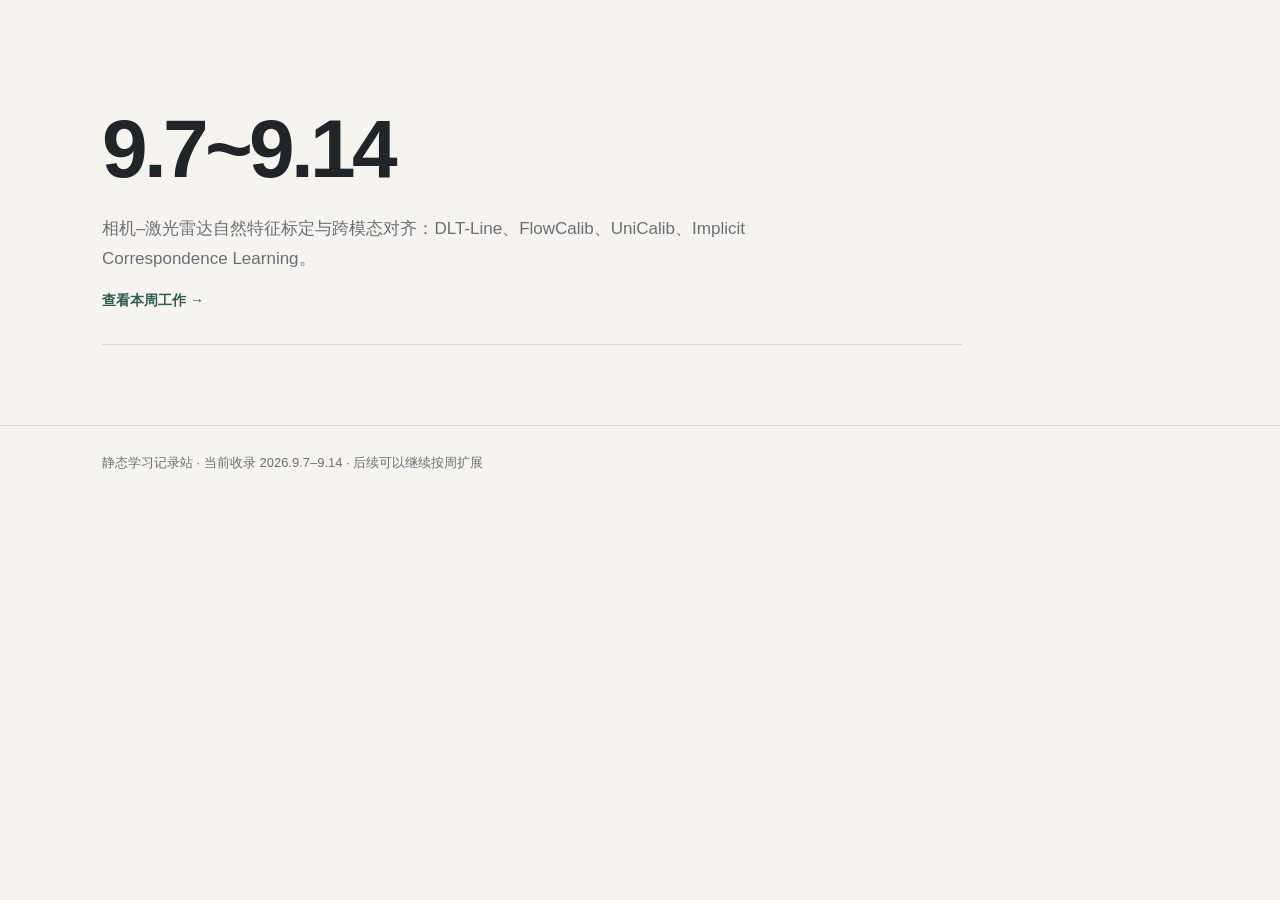
<file: index.html>
<!doctype html>
<html lang="zh-CN">
<head>
  <meta charset="utf-8">
  <meta name="viewport" content="width=device-width,initial-scale=1">
  <meta name="description" content="机器人、多传感器标定与跨模态配准学习记录">
  <title>首页 · Research Notes</title>
  <link rel="stylesheet" href="assets/style.css">
</head>
<body>

<main class="wrap">

<section class="week-index">
  <a class="week-date-link" href="weeks/2026-09-07_09-14.html">9.7~9.14</a>
  <p class="week-summary">相机–激光雷达自然特征标定与跨模态对齐：DLT-Line、FlowCalib、UniCalib、Implicit Correspondence Learning。</p>
  <a class="week-enter" href="weeks/2026-09-07_09-14.html">查看本周工作 →</a>
</section>

</main>
<footer class="footer"><div class="footer-inner">
  静态学习记录站 · 当前收录 2026.9.7–9.14 · 后续可以继续按周扩展
</div></footer>
<script src="assets/site.js"></script>
</body>
</html>
</file>
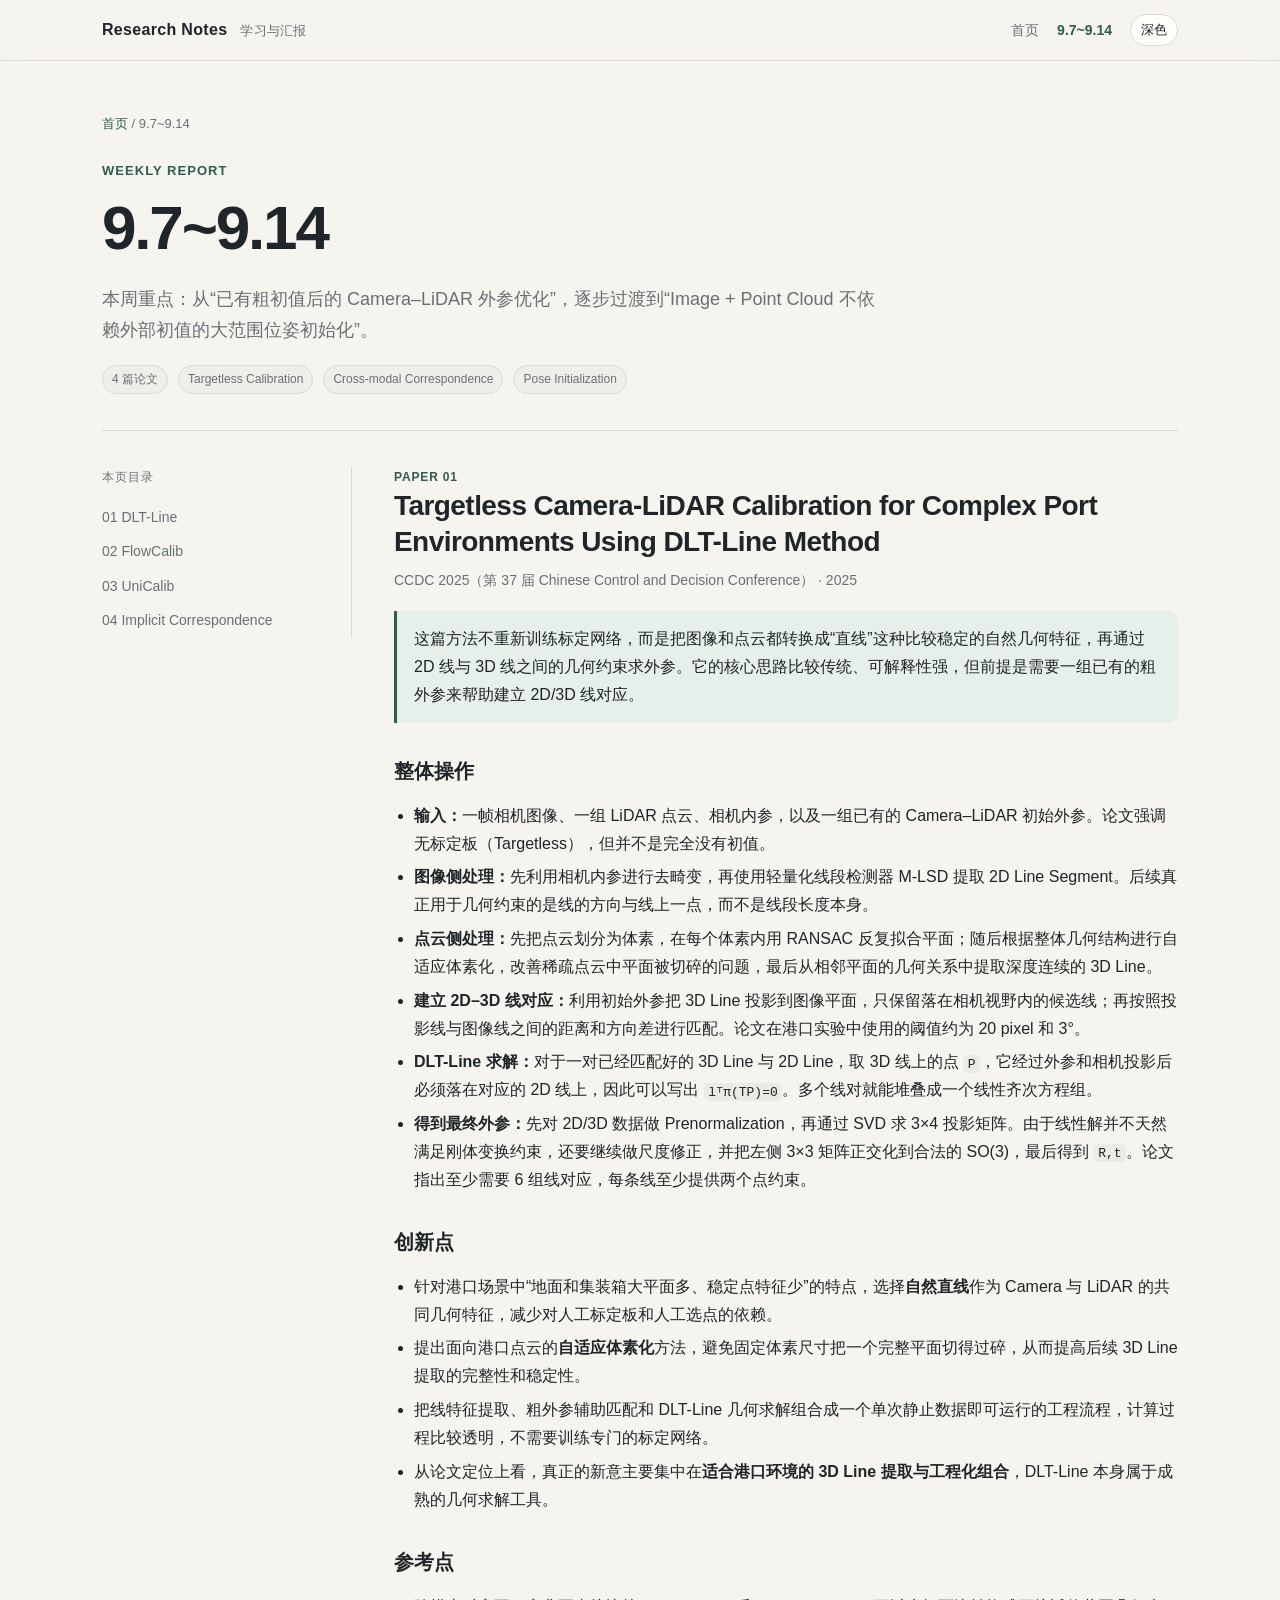
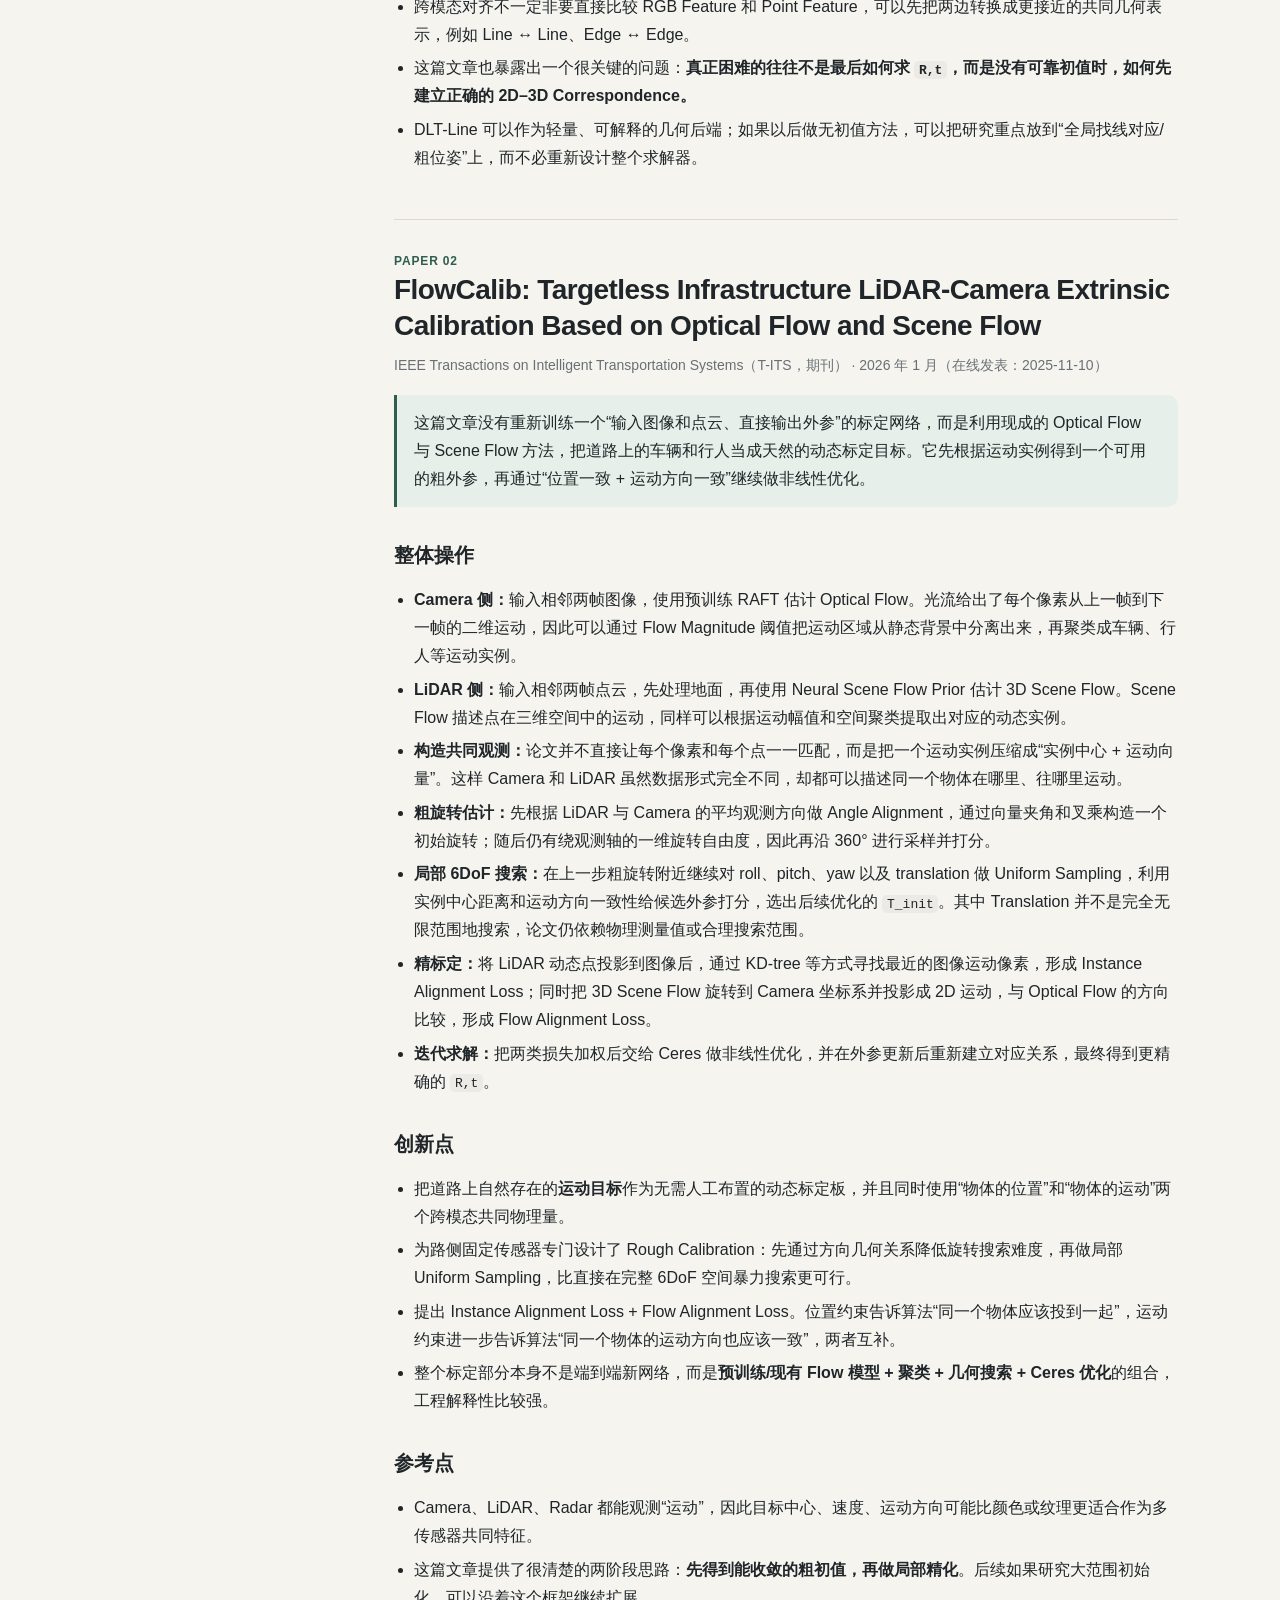
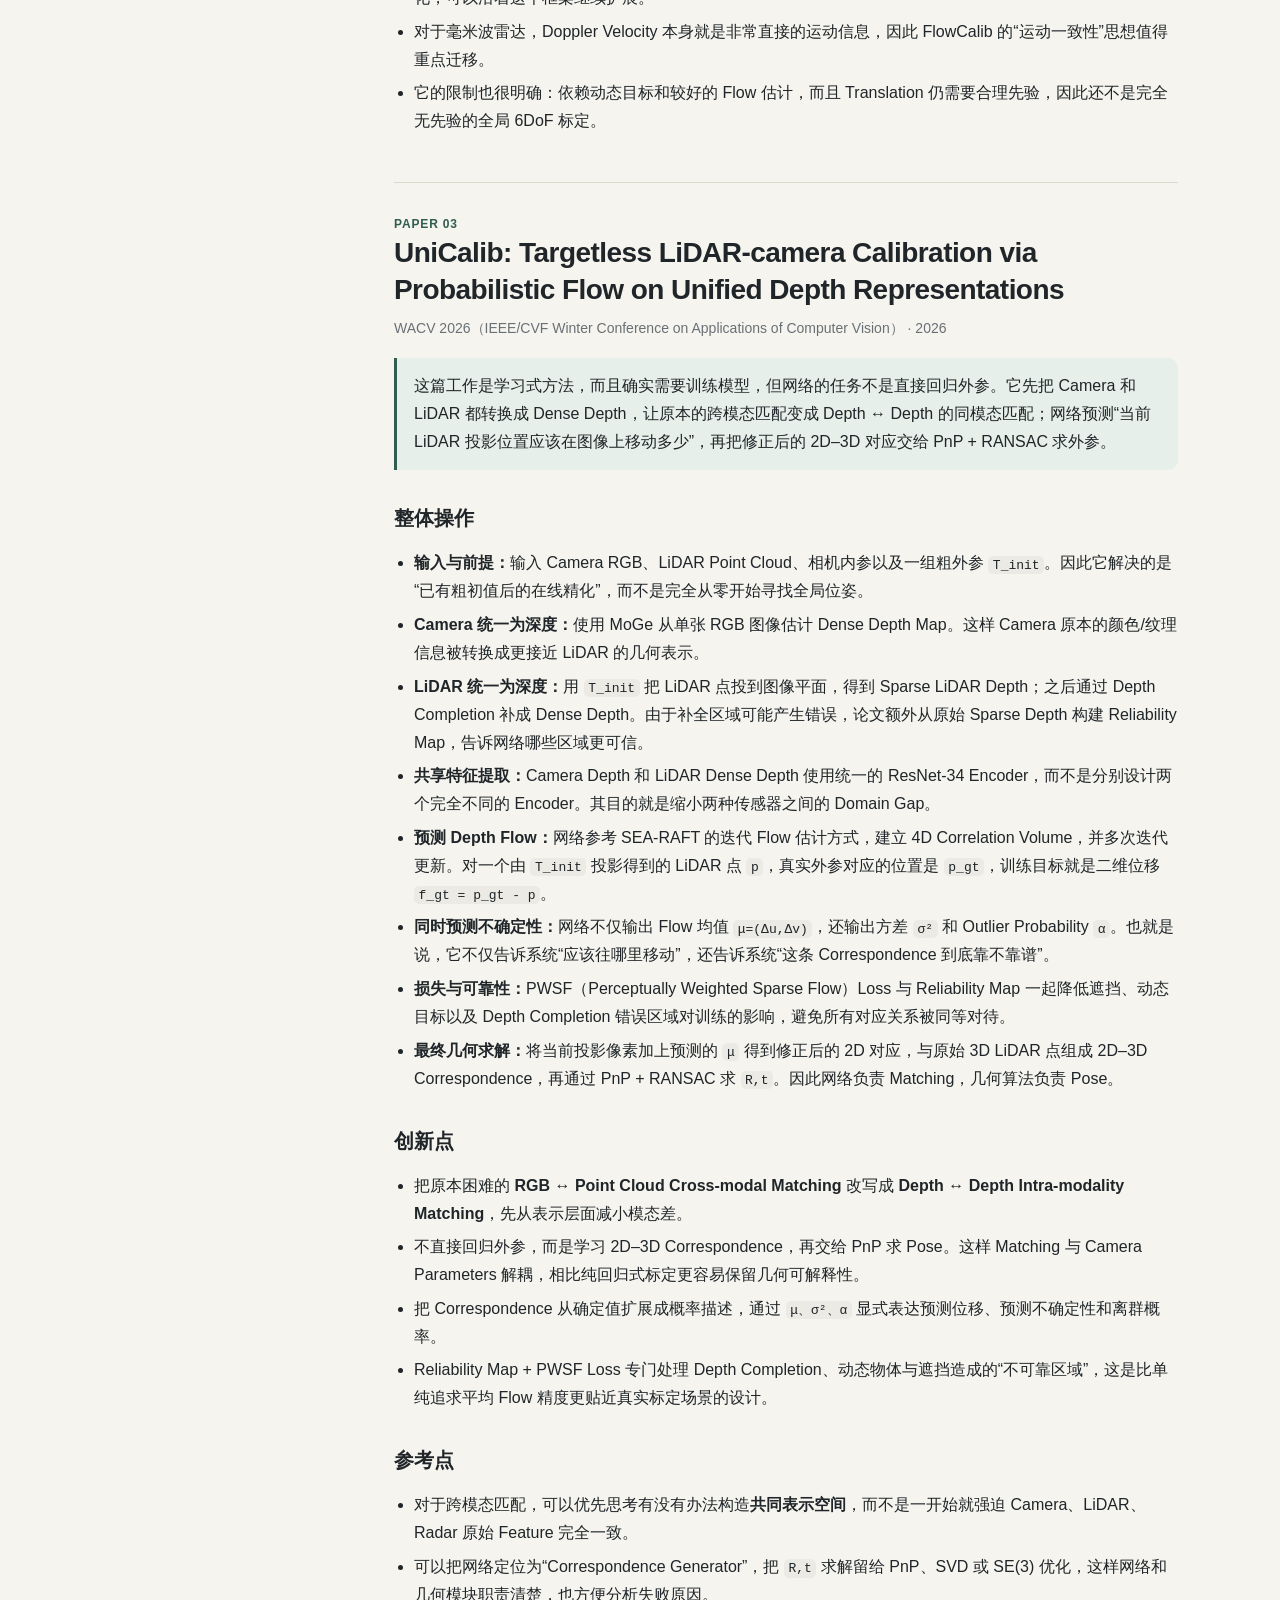
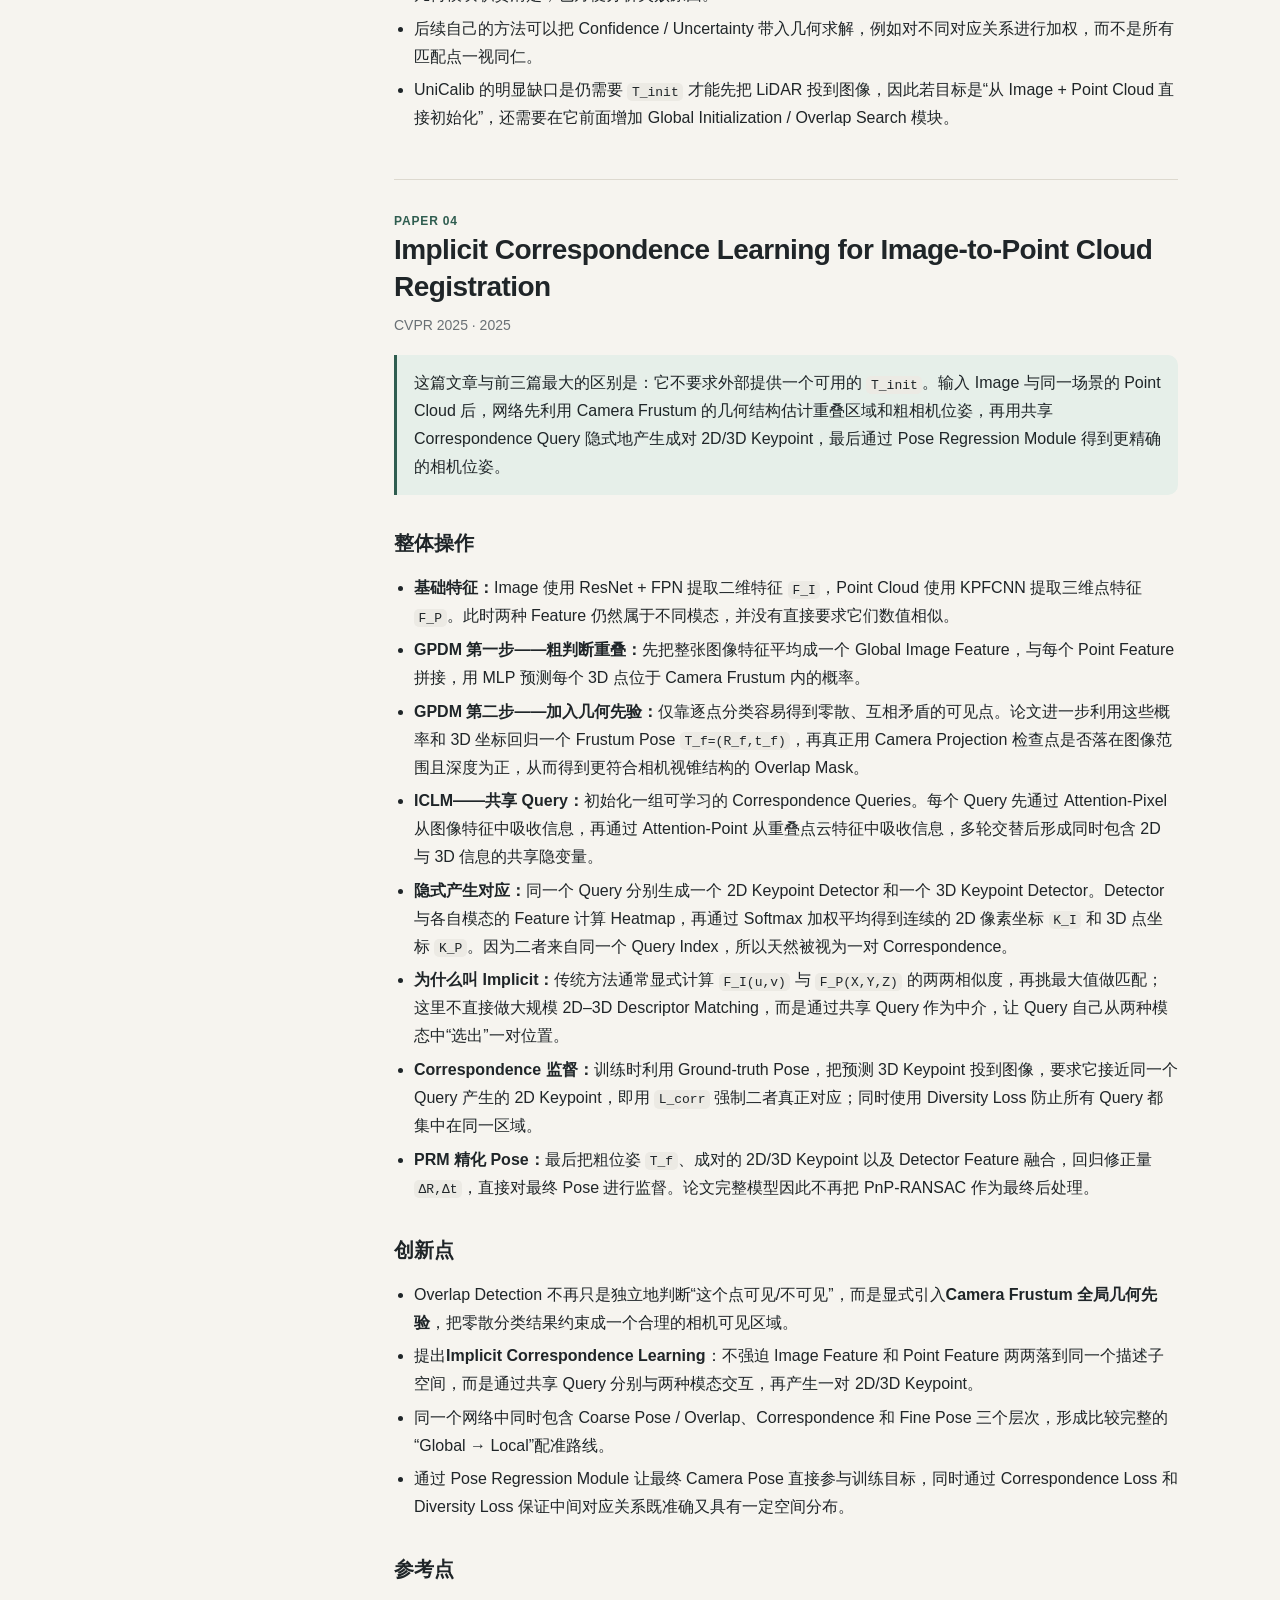
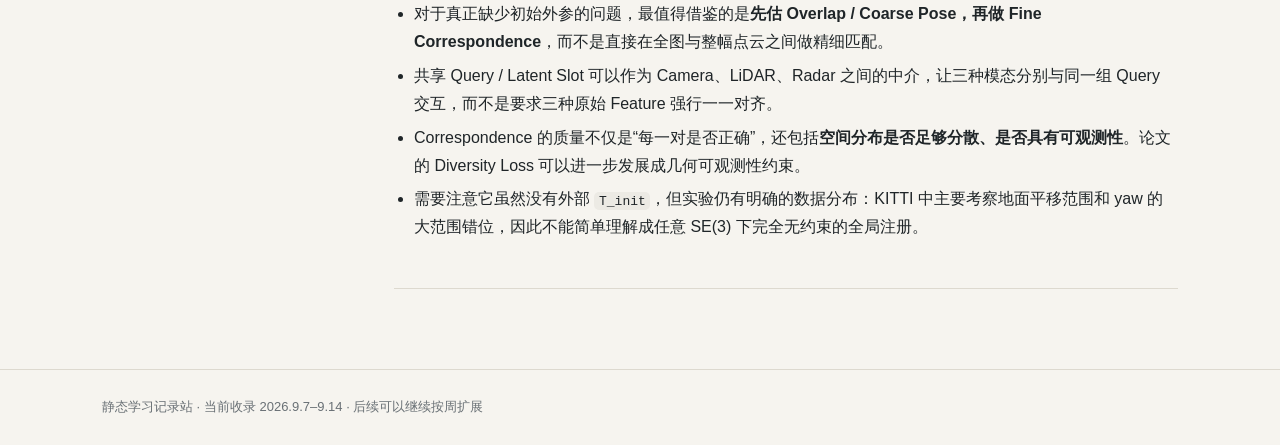
<file: weeks/2026-09-07_09-14.html>
<!doctype html>
<html lang="zh-CN">
<head>
  <meta charset="utf-8">
  <meta name="viewport" content="width=device-width,initial-scale=1">
  <meta name="description" content="机器人、多传感器标定与跨模态配准学习记录">
  <title>9.7~9.14 · Research Notes</title>
  <link rel="stylesheet" href="../assets/style.css">
</head>
<body>
<header class="site-header">
  <div class="header-inner">
    <a class="brand" href="../index.html">Research Notes <small>学习与汇报</small></a>
    <nav class="nav">
      <a href="../index.html" class="">首页</a>
      <a href="../weeks/2026-09-07_09-14.html" class="active">9.7~9.14</a>
      <button class="theme-btn" type="button" data-theme-toggle>深色</button>
    </nav>
  </div>
</header>
<main class="wrap">

<div class="breadcrumb"><a href="../index.html">首页</a> / 9.7~9.14</div>
<section class="hero" style="padding-top:0">
  <div class="kicker">Weekly Report</div>
  <h1>9.7~9.14</h1>
  <p class="lead">本周重点：从“已有粗初值后的 Camera–LiDAR 外参优化”，逐步过渡到“Image + Point Cloud 不依赖外部初值的大范围位姿初始化”。</p>
  <div class="meta">
    <span class="badge">4 篇论文</span>
    <span class="badge">Targetless Calibration</span>
    <span class="badge">Cross-modal Correspondence</span>
    <span class="badge">Pose Initialization</span>
  </div>
</section>

<div class="layout" style="margin-top:36px">
  <aside class="toc">
    <div class="toc-title">本页目录</div>
    <a href="#dlt">01 DLT-Line</a>
    <a href="#flowcalib">02 FlowCalib</a>
    <a href="#unicalib">03 UniCalib</a>
    <a href="#icl">04 Implicit Correspondence</a>
  </aside>

  <article class="article">

    <section id="dlt" class="paper">
      <div class="section-label">Paper 01</div>
      <h2><a class="paper-title" href="https://doi.org/10.1109/CCDC65474.2025.11090335" target="_blank" rel="noreferrer">Targetless Camera-LiDAR Calibration for Complex Port Environments Using DLT-Line Method</a></h2>
      <div class="paper-sub">CCDC 2025（第 37 届 Chinese Control and Decision Conference） · 2025</div>

      <div class="quick">这篇方法不重新训练标定网络，而是把图像和点云都转换成“直线”这种比较稳定的自然几何特征，再通过 2D 线与 3D 线之间的几何约束求外参。它的核心思路比较传统、可解释性强，但前提是需要一组已有的粗外参来帮助建立 2D/3D 线对应。</div>

      <h3>整体操作</h3>
      <ul>
        <li><strong>输入：</strong>一帧相机图像、一组 LiDAR 点云、相机内参，以及一组已有的 Camera–LiDAR 初始外参。论文强调无标定板（Targetless），但并不是完全没有初值。</li>
        <li><strong>图像侧处理：</strong>先利用相机内参进行去畸变，再使用轻量化线段检测器 M-LSD 提取 2D Line Segment。后续真正用于几何约束的是线的方向与线上一点，而不是线段长度本身。</li>
        <li><strong>点云侧处理：</strong>先把点云划分为体素，在每个体素内用 RANSAC 反复拟合平面；随后根据整体几何结构进行自适应体素化，改善稀疏点云中平面被切碎的问题，最后从相邻平面的几何关系中提取深度连续的 3D Line。</li>
        <li><strong>建立 2D–3D 线对应：</strong>利用初始外参把 3D Line 投影到图像平面，只保留落在相机视野内的候选线；再按照投影线与图像线之间的距离和方向差进行匹配。论文在港口实验中使用的阈值约为 20 pixel 和 3°。</li>
        <li><strong>DLT-Line 求解：</strong>对于一对已经匹配好的 3D Line 与 2D Line，取 3D 线上的点 <code>P</code>，它经过外参和相机投影后必须落在对应的 2D 线上，因此可以写出 <code>lᵀπ(TP)=0</code>。多个线对就能堆叠成一个线性齐次方程组。</li>
        <li><strong>得到最终外参：</strong>先对 2D/3D 数据做 Prenormalization，再通过 SVD 求 3×4 投影矩阵。由于线性解并不天然满足刚体变换约束，还要继续做尺度修正，并把左侧 3×3 矩阵正交化到合法的 SO(3)，最后得到 <code>R,t</code>。论文指出至少需要 6 组线对应，每条线至少提供两个点约束。</li>
      </ul>

      <h3>创新点</h3>
      <ul>
        <li>针对港口场景中“地面和集装箱大平面多、稳定点特征少”的特点，选择<strong>自然直线</strong>作为 Camera 与 LiDAR 的共同几何特征，减少对人工标定板和人工选点的依赖。</li>
        <li>提出面向港口点云的<strong>自适应体素化</strong>方法，避免固定体素尺寸把一个完整平面切得过碎，从而提高后续 3D Line 提取的完整性和稳定性。</li>
        <li>把线特征提取、粗外参辅助匹配和 DLT-Line 几何求解组合成一个单次静止数据即可运行的工程流程，计算过程比较透明，不需要训练专门的标定网络。</li>
        <li>从论文定位上看，真正的新意主要集中在<strong>适合港口环境的 3D Line 提取与工程化组合</strong>，DLT-Line 本身属于成熟的几何求解工具。</li>
      </ul>

      <h3>参考点</h3>
      <ul>
        <li>跨模态对齐不一定非要直接比较 RGB Feature 和 Point Feature，可以先把两边转换成更接近的共同几何表示，例如 Line ↔ Line、Edge ↔ Edge。</li>
        <li>这篇文章也暴露出一个很关键的问题：<strong>真正困难的往往不是最后如何求 <code>R,t</code>，而是没有可靠初值时，如何先建立正确的 2D–3D Correspondence。</strong></li>
        <li>DLT-Line 可以作为轻量、可解释的几何后端；如果以后做无初值方法，可以把研究重点放到“全局找线对应/粗位姿”上，而不必重新设计整个求解器。</li>
      </ul>
    </section>

    <section id="flowcalib" class="paper">
      <div class="section-label">Paper 02</div>
      <h2><a class="paper-title" href="https://doi.org/10.1109/TITS.2025.3627651" target="_blank" rel="noreferrer">FlowCalib: Targetless Infrastructure LiDAR-Camera Extrinsic Calibration Based on Optical Flow and Scene Flow</a></h2>
      <div class="paper-sub">IEEE Transactions on Intelligent Transportation Systems（T-ITS，期刊） · 2026 年 1 月（在线发表：2025-11-10）</div>

      <div class="quick">这篇文章没有重新训练一个“输入图像和点云、直接输出外参”的标定网络，而是利用现成的 Optical Flow 与 Scene Flow 方法，把道路上的车辆和行人当成天然的动态标定目标。它先根据运动实例得到一个可用的粗外参，再通过“位置一致 + 运动方向一致”继续做非线性优化。</div>

      <h3>整体操作</h3>
      <ul>
        <li><strong>Camera 侧：</strong>输入相邻两帧图像，使用预训练 RAFT 估计 Optical Flow。光流给出了每个像素从上一帧到下一帧的二维运动，因此可以通过 Flow Magnitude 阈值把运动区域从静态背景中分离出来，再聚类成车辆、行人等运动实例。</li>
        <li><strong>LiDAR 侧：</strong>输入相邻两帧点云，先处理地面，再使用 Neural Scene Flow Prior 估计 3D Scene Flow。Scene Flow 描述点在三维空间中的运动，同样可以根据运动幅值和空间聚类提取出对应的动态实例。</li>
        <li><strong>构造共同观测：</strong>论文并不直接让每个像素和每个点一一匹配，而是把一个运动实例压缩成“实例中心 + 运动向量”。这样 Camera 和 LiDAR 虽然数据形式完全不同，却都可以描述同一个物体在哪里、往哪里运动。</li>
        <li><strong>粗旋转估计：</strong>先根据 LiDAR 与 Camera 的平均观测方向做 Angle Alignment，通过向量夹角和叉乘构造一个初始旋转；随后仍有绕观测轴的一维旋转自由度，因此再沿 360° 进行采样并打分。</li>
        <li><strong>局部 6DoF 搜索：</strong>在上一步粗旋转附近继续对 roll、pitch、yaw 以及 translation 做 Uniform Sampling，利用实例中心距离和运动方向一致性给候选外参打分，选出后续优化的 <code>T_init</code>。其中 Translation 并不是完全无限范围地搜索，论文仍依赖物理测量值或合理搜索范围。</li>
        <li><strong>精标定：</strong>将 LiDAR 动态点投影到图像后，通过 KD-tree 等方式寻找最近的图像运动像素，形成 Instance Alignment Loss；同时把 3D Scene Flow 旋转到 Camera 坐标系并投影成 2D 运动，与 Optical Flow 的方向比较，形成 Flow Alignment Loss。</li>
        <li><strong>迭代求解：</strong>把两类损失加权后交给 Ceres 做非线性优化，并在外参更新后重新建立对应关系，最终得到更精确的 <code>R,t</code>。</li>
      </ul>

      <h3>创新点</h3>
      <ul>
        <li>把道路上自然存在的<strong>运动目标</strong>作为无需人工布置的动态标定板，并且同时使用“物体的位置”和“物体的运动”两个跨模态共同物理量。</li>
        <li>为路侧固定传感器专门设计了 Rough Calibration：先通过方向几何关系降低旋转搜索难度，再做局部 Uniform Sampling，比直接在完整 6DoF 空间暴力搜索更可行。</li>
        <li>提出 Instance Alignment Loss + Flow Alignment Loss。位置约束告诉算法“同一个物体应该投到一起”，运动约束进一步告诉算法“同一个物体的运动方向也应该一致”，两者互补。</li>
        <li>整个标定部分本身不是端到端新网络，而是<strong>预训练/现有 Flow 模型 + 聚类 + 几何搜索 + Ceres 优化</strong>的组合，工程解释性比较强。</li>
      </ul>

      <h3>参考点</h3>
      <ul>
        <li>Camera、LiDAR、Radar 都能观测“运动”，因此目标中心、速度、运动方向可能比颜色或纹理更适合作为多传感器共同特征。</li>
        <li>这篇文章提供了很清楚的两阶段思路：<strong>先得到能收敛的粗初值，再做局部精化</strong>。后续如果研究大范围初始化，可以沿着这个框架继续扩展。</li>
        <li>对于毫米波雷达，Doppler Velocity 本身就是非常直接的运动信息，因此 FlowCalib 的“运动一致性”思想值得重点迁移。</li>
        <li>它的限制也很明确：依赖动态目标和较好的 Flow 估计，而且 Translation 仍需要合理先验，因此还不是完全无先验的全局 6DoF 标定。</li>
      </ul>
    </section>

    <section id="unicalib" class="paper">
      <div class="section-label">Paper 03</div>
      <h2><a class="paper-title" href="https://openaccess.thecvf.com/content/WACV2026/html/Han_UniCalib_Targetless_LiDAR-camera_Calibration_via_Probabilistic_Flow_on_Unified_Depth_WACV_2026_paper.html" target="_blank" rel="noreferrer">UniCalib: Targetless LiDAR-camera Calibration via Probabilistic Flow on Unified Depth Representations</a></h2>
      <div class="paper-sub">WACV 2026（IEEE/CVF Winter Conference on Applications of Computer Vision） · 2026</div>

      <div class="quick">这篇工作是学习式方法，而且确实需要训练模型，但网络的任务不是直接回归外参。它先把 Camera 和 LiDAR 都转换成 Dense Depth，让原本的跨模态匹配变成 Depth ↔ Depth 的同模态匹配；网络预测“当前 LiDAR 投影位置应该在图像上移动多少”，再把修正后的 2D–3D 对应交给 PnP + RANSAC 求外参。</div>

      <h3>整体操作</h3>
      <ul>
        <li><strong>输入与前提：</strong>输入 Camera RGB、LiDAR Point Cloud、相机内参以及一组粗外参 <code>T_init</code>。因此它解决的是“已有粗初值后的在线精化”，而不是完全从零开始寻找全局位姿。</li>
        <li><strong>Camera 统一为深度：</strong>使用 MoGe 从单张 RGB 图像估计 Dense Depth Map。这样 Camera 原本的颜色/纹理信息被转换成更接近 LiDAR 的几何表示。</li>
        <li><strong>LiDAR 统一为深度：</strong>用 <code>T_init</code> 把 LiDAR 点投到图像平面，得到 Sparse LiDAR Depth；之后通过 Depth Completion 补成 Dense Depth。由于补全区域可能产生错误，论文额外从原始 Sparse Depth 构建 Reliability Map，告诉网络哪些区域更可信。</li>
        <li><strong>共享特征提取：</strong>Camera Depth 和 LiDAR Dense Depth 使用统一的 ResNet-34 Encoder，而不是分别设计两个完全不同的 Encoder。其目的就是缩小两种传感器之间的 Domain Gap。</li>
        <li><strong>预测 Depth Flow：</strong>网络参考 SEA-RAFT 的迭代 Flow 估计方式，建立 4D Correlation Volume，并多次迭代更新。对一个由 <code>T_init</code> 投影得到的 LiDAR 点 <code>p</code>，真实外参对应的位置是 <code>p_gt</code>，训练目标就是二维位移 <code>f_gt = p_gt - p</code>。</li>
        <li><strong>同时预测不确定性：</strong>网络不仅输出 Flow 均值 <code>μ=(Δu,Δv)</code>，还输出方差 <code>σ²</code> 和 Outlier Probability <code>α</code>。也就是说，它不仅告诉系统“应该往哪里移动”，还告诉系统“这条 Correspondence 到底靠不靠谱”。</li>
        <li><strong>损失与可靠性：</strong>PWSF（Perceptually Weighted Sparse Flow）Loss 与 Reliability Map 一起降低遮挡、动态目标以及 Depth Completion 错误区域对训练的影响，避免所有对应关系被同等对待。</li>
        <li><strong>最终几何求解：</strong>将当前投影像素加上预测的 <code>μ</code> 得到修正后的 2D 对应，与原始 3D LiDAR 点组成 2D–3D Correspondence，再通过 PnP + RANSAC 求 <code>R,t</code>。因此网络负责 Matching，几何算法负责 Pose。</li>
      </ul>

      <h3>创新点</h3>
      <ul>
        <li>把原本困难的 <strong>RGB ↔ Point Cloud Cross-modal Matching</strong> 改写成 <strong>Depth ↔ Depth Intra-modality Matching</strong>，先从表示层面减小模态差。</li>
        <li>不直接回归外参，而是学习 2D–3D Correspondence，再交给 PnP 求 Pose。这样 Matching 与 Camera Parameters 解耦，相比纯回归式标定更容易保留几何可解释性。</li>
        <li>把 Correspondence 从确定值扩展成概率描述，通过 <code>μ、σ²、α</code> 显式表达预测位移、预测不确定性和离群概率。</li>
        <li>Reliability Map + PWSF Loss 专门处理 Depth Completion、动态物体与遮挡造成的“不可靠区域”，这是比单纯追求平均 Flow 精度更贴近真实标定场景的设计。</li>
      </ul>

      <h3>参考点</h3>
      <ul>
        <li>对于跨模态匹配，可以优先思考有没有办法构造<strong>共同表示空间</strong>，而不是一开始就强迫 Camera、LiDAR、Radar 原始 Feature 完全一致。</li>
        <li>可以把网络定位为“Correspondence Generator”，把 <code>R,t</code> 求解留给 PnP、SVD 或 SE(3) 优化，这样网络和几何模块职责清楚，也方便分析失败原因。</li>
        <li>后续自己的方法可以把 Confidence / Uncertainty 带入几何求解，例如对不同对应关系进行加权，而不是所有匹配点一视同仁。</li>
        <li>UniCalib 的明显缺口是仍需要 <code>T_init</code> 才能先把 LiDAR 投到图像，因此若目标是“从 Image + Point Cloud 直接初始化”，还需要在它前面增加 Global Initialization / Overlap Search 模块。</li>
      </ul>
    </section>

    <section id="icl" class="paper">
      <div class="section-label">Paper 04</div>
      <h2><a class="paper-title" href="https://openaccess.thecvf.com/content/CVPR2025/html/Li_Implicit_Correspondence_Learning_for_Image-to-Point_Cloud_Registration_CVPR_2025_paper.html" target="_blank" rel="noreferrer">Implicit Correspondence Learning for Image-to-Point Cloud Registration</a></h2>
      <div class="paper-sub">CVPR 2025 · 2025</div>

      <div class="quick">这篇文章与前三篇最大的区别是：它不要求外部提供一个可用的 <code>T_init</code>。输入 Image 与同一场景的 Point Cloud 后，网络先利用 Camera Frustum 的几何结构估计重叠区域和粗相机位姿，再用共享 Correspondence Query 隐式地产生成对 2D/3D Keypoint，最后通过 Pose Regression Module 得到更精确的相机位姿。</div>

      <h3>整体操作</h3>
      <ul>
        <li><strong>基础特征：</strong>Image 使用 ResNet + FPN 提取二维特征 <code>F_I</code>，Point Cloud 使用 KPFCNN 提取三维点特征 <code>F_P</code>。此时两种 Feature 仍然属于不同模态，并没有直接要求它们数值相似。</li>
        <li><strong>GPDM 第一步——粗判断重叠：</strong>先把整张图像特征平均成一个 Global Image Feature，与每个 Point Feature 拼接，用 MLP 预测每个 3D 点位于 Camera Frustum 内的概率。</li>
        <li><strong>GPDM 第二步——加入几何先验：</strong>仅靠逐点分类容易得到零散、互相矛盾的可见点。论文进一步利用这些概率和 3D 坐标回归一个 Frustum Pose <code>T_f=(R_f,t_f)</code>，再真正用 Camera Projection 检查点是否落在图像范围且深度为正，从而得到更符合相机视锥结构的 Overlap Mask。</li>
        <li><strong>ICLM——共享 Query：</strong>初始化一组可学习的 Correspondence Queries。每个 Query 先通过 Attention-Pixel 从图像特征中吸收信息，再通过 Attention-Point 从重叠点云特征中吸收信息，多轮交替后形成同时包含 2D 与 3D 信息的共享隐变量。</li>
        <li><strong>隐式产生对应：</strong>同一个 Query 分别生成一个 2D Keypoint Detector 和一个 3D Keypoint Detector。Detector 与各自模态的 Feature 计算 Heatmap，再通过 Softmax 加权平均得到连续的 2D 像素坐标 <code>K_I</code> 和 3D 点坐标 <code>K_P</code>。因为二者来自同一个 Query Index，所以天然被视为一对 Correspondence。</li>
        <li><strong>为什么叫 Implicit：</strong>传统方法通常显式计算 <code>F_I(u,v)</code> 与 <code>F_P(X,Y,Z)</code> 的两两相似度，再挑最大值做匹配；这里不直接做大规模 2D–3D Descriptor Matching，而是通过共享 Query 作为中介，让 Query 自己从两种模态中“选出”一对位置。</li>
        <li><strong>Correspondence 监督：</strong>训练时利用 Ground-truth Pose，把预测 3D Keypoint 投到图像，要求它接近同一个 Query 产生的 2D Keypoint，即用 <code>L_corr</code> 强制二者真正对应；同时使用 Diversity Loss 防止所有 Query 都集中在同一区域。</li>
        <li><strong>PRM 精化 Pose：</strong>最后把粗位姿 <code>T_f</code>、成对的 2D/3D Keypoint 以及 Detector Feature 融合，回归修正量 <code>ΔR,Δt</code>，直接对最终 Pose 进行监督。论文完整模型因此不再把 PnP-RANSAC 作为最终后处理。</li>
      </ul>

      <h3>创新点</h3>
      <ul>
        <li>Overlap Detection 不再只是独立地判断“这个点可见/不可见”，而是显式引入<strong>Camera Frustum 全局几何先验</strong>，把零散分类结果约束成一个合理的相机可见区域。</li>
        <li>提出<strong>Implicit Correspondence Learning</strong>：不强迫 Image Feature 和 Point Feature 两两落到同一个描述子空间，而是通过共享 Query 分别与两种模态交互，再产生一对 2D/3D Keypoint。</li>
        <li>同一个网络中同时包含 Coarse Pose / Overlap、Correspondence 和 Fine Pose 三个层次，形成比较完整的“Global → Local”配准路线。</li>
        <li>通过 Pose Regression Module 让最终 Camera Pose 直接参与训练目标，同时通过 Correspondence Loss 和 Diversity Loss 保证中间对应关系既准确又具有一定空间分布。</li>
      </ul>

      <h3>参考点</h3>
      <ul>
        <li>对于真正缺少初始外参的问题，最值得借鉴的是<strong>先估 Overlap / Coarse Pose，再做 Fine Correspondence</strong>，而不是直接在全图与整幅点云之间做精细匹配。</li>
        <li>共享 Query / Latent Slot 可以作为 Camera、LiDAR、Radar 之间的中介，让三种模态分别与同一组 Query 交互，而不是要求三种原始 Feature 强行一一对齐。</li>
        <li>Correspondence 的质量不仅是“每一对是否正确”，还包括<strong>空间分布是否足够分散、是否具有可观测性</strong>。论文的 Diversity Loss 可以进一步发展成几何可观测性约束。</li>
        <li>需要注意它虽然没有外部 <code>T_init</code>，但实验仍有明确的数据分布：KITTI 中主要考察地面平移范围和 yaw 的大范围错位，因此不能简单理解成任意 SE(3) 下完全无约束的全局注册。</li>
      </ul>
    </section>
  </article>
</div>

</main>
<footer class="footer"><div class="footer-inner">
  静态学习记录站 · 当前收录 2026.9.7–9.14 · 后续可以继续按周扩展
</div></footer>
<script src="../assets/site.js"></script>
</body>
</html>
</file>
<file: assets/style.css>
:root{
  --bg:#f6f4ef;
  --panel:#fffdf9;
  --panel-2:#f0eee8;
  --text:#1f2528;
  --muted:#697075;
  --line:#ddd9cf;
  --accent:#2f5d50;
  --accent-2:#24493f;
  --soft:#e6efe9;
  --code:#eceae4;
  --shadow:0 8px 28px rgba(25,32,30,.06);
  --max:1120px;
}
html[data-theme="dark"]{
  --bg:#151918;
  --panel:#1d2220;
  --panel-2:#222825;
  --text:#edf2ee;
  --muted:#aeb8b3;
  --line:#353d39;
  --accent:#8ac1aa;
  --accent-2:#a8d2bf;
  --soft:#26362f;
  --code:#252b28;
  --shadow:none;
}
*{box-sizing:border-box}
html{scroll-behavior:smooth}
body{
  margin:0;
  background:var(--bg);
  color:var(--text);
  font-family:-apple-system,BlinkMacSystemFont,"Segoe UI","PingFang SC","Microsoft YaHei","Noto Sans CJK SC",Arial,sans-serif;
  line-height:1.75;
}
a{color:var(--accent);text-decoration:none}
a:hover{color:var(--accent-2);text-decoration:underline}
.site-header{
  border-bottom:1px solid var(--line);
  position:sticky;top:0;z-index:30;
  background:color-mix(in srgb,var(--bg) 92%, transparent);
  backdrop-filter:blur(10px);
}
.header-inner{
  max-width:var(--max);margin:auto;padding:14px 22px;
  display:flex;align-items:center;justify-content:space-between;gap:20px;
}
.brand{font-weight:760;letter-spacing:.02em;color:var(--text)}
.brand small{font-weight:500;color:var(--muted);margin-left:8px}
.nav{display:flex;align-items:center;gap:18px;font-size:14px}
.nav a{color:var(--muted)}
.nav a.active{color:var(--accent);font-weight:700}
.theme-btn{
  border:1px solid var(--line);background:var(--panel);color:var(--text);
  border-radius:999px;padding:6px 10px;cursor:pointer;font-size:13px;
}
.wrap{max-width:var(--max);margin:auto;padding:52px 22px 80px}
.hero{padding:28px 0 36px;border-bottom:1px solid var(--line)}
.kicker{color:var(--accent);font-weight:700;font-size:13px;letter-spacing:.08em;text-transform:uppercase}
h1{font-size:clamp(34px,6vw,62px);line-height:1.1;margin:.18em 0 .35em;letter-spacing:-.035em}
h2{font-size:28px;line-height:1.3;margin:2.2em 0 .7em;letter-spacing:-.02em}
h3{font-size:20px;line-height:1.45;margin:1.7em 0 .55em}
h4{font-size:16px;margin:1.2em 0 .35em}
.lead{font-size:18px;color:var(--muted);max-width:790px}
.meta{display:flex;gap:10px;flex-wrap:wrap;color:var(--muted);font-size:13px;margin-top:16px}
.badge{
  display:inline-flex;align-items:center;gap:6px;
  border:1px solid var(--line);background:var(--panel-2);
  padding:3px 9px;border-radius:999px;font-size:12px;color:var(--muted);
}
.grid{display:grid;grid-template-columns:repeat(12,1fr);gap:18px;margin-top:30px}
.card{
  grid-column:span 12;background:var(--panel);border:1px solid var(--line);
  border-radius:16px;padding:24px;box-shadow:var(--shadow);
}
.week-card{grid-column:span 12}
.card h2,.card h3{margin-top:0}
.card-title{font-size:25px;font-weight:750;line-height:1.3;color:var(--text)}
.card-title:hover{color:var(--accent)}
.card p:last-child{margin-bottom:0}
.two-col{display:grid;grid-template-columns:1fr 1fr;gap:18px}
.layout{display:grid;grid-template-columns:250px minmax(0,1fr);gap:42px;align-items:start}
.toc{
  position:sticky;top:86px;border-right:1px solid var(--line);padding-right:24px;
}
.toc-title{font-size:12px;text-transform:uppercase;letter-spacing:.08em;color:var(--muted);margin-bottom:12px}
.toc a{display:block;color:var(--muted);font-size:14px;padding:5px 0}
.toc a:hover{color:var(--accent);text-decoration:none}
.article{min-width:0}
.paper{
  padding:31px 0;border-bottom:1px solid var(--line);
}
.paper:first-child{padding-top:0}
.paper h2{margin-top:0;margin-bottom:8px}
.paper-title{color:var(--text);text-decoration:none}
.paper-title:hover{color:var(--accent);text-decoration:none}
.paper-sub{color:var(--muted);font-size:14px;margin-bottom:18px}
.quick{
  border-left:3px solid var(--accent);
  background:var(--soft);padding:14px 17px;border-radius:0 10px 10px 0;
  margin:17px 0;
}
ul{padding-left:1.25em}
li{margin:.35em 0}
.pipeline{
  font-family:"SFMono-Regular",Consolas,"Liberation Mono",monospace;
  background:var(--code);border:1px solid var(--line);border-radius:12px;
  padding:16px;overflow:auto;font-size:13px;line-height:1.7;
}
.table-wrap{overflow:auto;border:1px solid var(--line);border-radius:12px}
table{border-collapse:collapse;width:100%;min-width:720px;background:var(--panel)}
th,td{padding:12px 14px;border-bottom:1px solid var(--line);text-align:left;vertical-align:top;font-size:14px}
th{background:var(--panel-2);font-size:13px}
tr:last-child td{border-bottom:0}
.callout{
  background:var(--panel);border:1px solid var(--line);border-radius:14px;
  padding:20px 22px;margin:26px 0;
}
.callout strong{color:var(--accent)}
.breadcrumb{font-size:13px;color:var(--muted);margin-bottom:24px}
.detail-header{border-bottom:1px solid var(--line);padding-bottom:28px;margin-bottom:28px}
.detail-header h1{font-size:clamp(30px,4.8vw,48px)}
.section-label{
  font-size:12px;font-weight:750;color:var(--accent);letter-spacing:.07em;text-transform:uppercase
}
.btn-row{display:flex;gap:10px;flex-wrap:wrap;margin-top:18px}
.btn{
  display:inline-block;border:1px solid var(--line);background:var(--panel);
  padding:8px 13px;border-radius:9px;color:var(--text);font-size:14px
}
.btn.primary{background:var(--accent);border-color:var(--accent);color:white}
.btn:hover{text-decoration:none;transform:translateY(-1px)}
.footer{border-top:1px solid var(--line);color:var(--muted);font-size:13px}
.footer-inner{max-width:var(--max);margin:auto;padding:26px 22px}
hr{border:0;border-top:1px solid var(--line);margin:34px 0}
code{background:var(--code);padding:.12em .35em;border-radius:5px}
.paper-nav{display:flex;justify-content:space-between;gap:18px;margin-top:42px;padding-top:24px;border-top:1px solid var(--line)}
@media(max-width:820px){
  .layout{grid-template-columns:1fr}
  .toc{position:relative;top:auto;border-right:0;border-bottom:1px solid var(--line);padding:0 0 18px}
  .toc a{display:inline-block;margin-right:14px}
  .two-col{grid-template-columns:1fr}
  .header-inner{align-items:flex-start}
  .nav{gap:10px;flex-wrap:wrap;justify-content:flex-end}
}
@media(max-width:560px){
  .wrap{padding-top:34px}
  .brand small{display:none}
  .nav a{display:none}
  .paper{padding:25px 0}
  h2{font-size:24px}
}

/* Homepage: keep the directory direct and date-first. */
.week-index{
  padding:54px 0 30px;
  border-bottom:1px solid var(--line);
  max-width:860px;
}
.week-date-link{
  display:inline-block;
  color:var(--text);
  font-size:clamp(44px,8vw,82px);
  font-weight:780;
  line-height:1.05;
  letter-spacing:-.045em;
  text-decoration:none;
}
.week-date-link:hover{color:var(--accent);text-decoration:none}
.week-summary{
  margin:22px 0 12px;
  color:var(--muted);
  font-size:17px;
  max-width:760px;
}
.week-enter{font-size:14px;font-weight:650}
</file>
